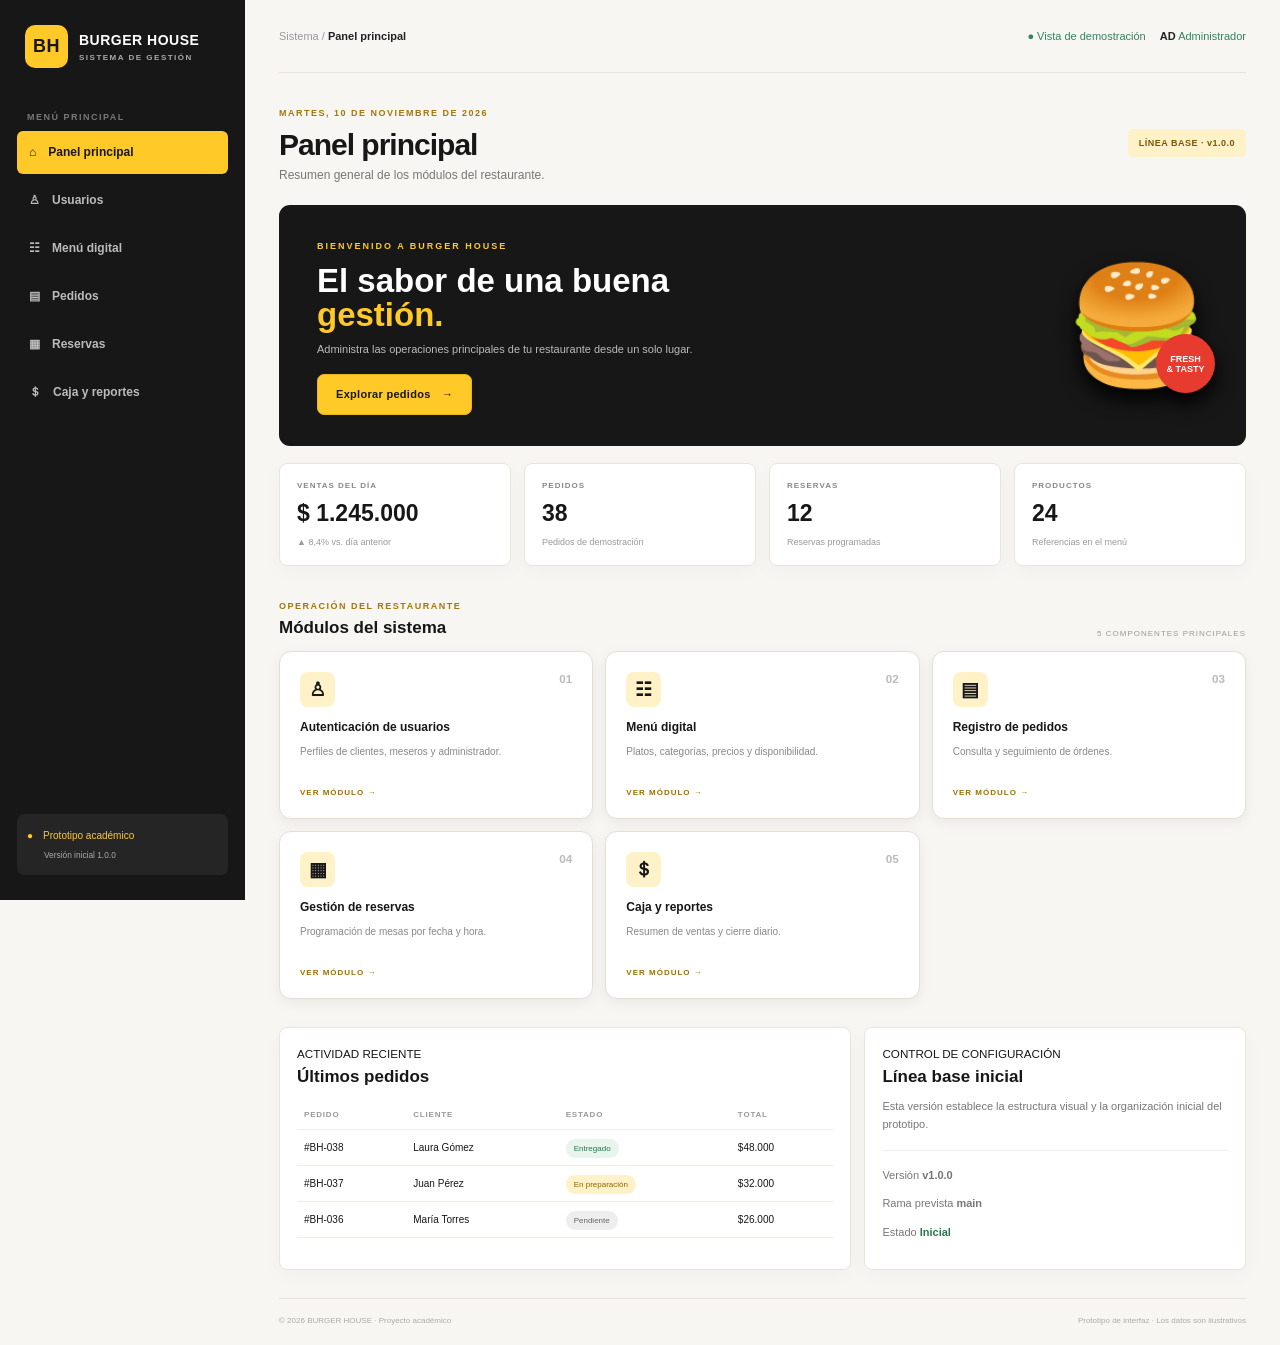
<file: index.html>
<!DOCTYPE html>
<html lang="es">

<head>
    <meta charset="UTF-8">
    <meta name="viewport" content="width=device-width, initial-scale=1">
    <meta http-equiv="Content-Security-Policy"
        content="default-src 'self'; script-src 'self'; style-src 'self'; img-src 'self' data:; font-src 'self'; connect-src 'self'; object-src 'none'; base-uri 'self'; form-action 'self'">
    <title>BURGER HOUSE | Panel</title>
    <link rel="stylesheet" href="css/styles.css">
</head>

<body>
    <div class="shell">
        <aside class="sidebar"><a class="brand" href="index.html"><b class="logo">BH</b><span>BURGER HOUSE<small>SISTEMA
                        DE GESTIÓN</small></span></a>
            <p class="nav-title">MENÚ PRINCIPAL</p>
            <nav><a class="active" href="index.html">⌂　Panel principal</a><a href="pages/usuarios.html">♙　Usuarios</a><a
                    href="pages/menu.html">☷　Menú digital</a><a href="pages/pedidos.html">▤　Pedidos</a><a
                    href="pages/reservas.html">▦　Reservas</a><a href="pages/caja.html">＄　Caja y reportes</a></nav>
            <div class="side-bottom">●　Prototipo académico<small>Versión inicial 1.0.0</small></div>
        </aside>
        <main>
            <header class="top"><span>Sistema / <b>Panel principal</b></span><span class="user">● Vista de demostración　
                    <b>AD</b> Administrador</span></header>
            <section class="heading">
                <div><small>MARTES, 10 DE NOVIEMBRE DE 2026</small>
                    <h1>Panel principal</h1>
                    <p>Resumen general de los módulos del restaurante.</p>
                </div><label class="version">LÍNEA BASE · v1.0.0</label>
            </section>
            <section class="hero">
                <div><small>BIENVENIDO A BURGER HOUSE</small>
                    <h2>El sabor de una buena<br><em>gestión.</em></h2>
                    <p>Administra las operaciones principales de tu restaurante desde un solo lugar.</p><a class="btn"
                        href="pages/pedidos.html">Explorar pedidos　→</a>
                </div>
                <div class="burger">🍔<span>FRESH<br>& TASTY</span></div>
            </section>
            <section class="stats">
                <article><small>VENTAS DEL DÍA</small><strong>$ 1.245.000</strong><label>▲ 8,4% vs. día anterior</label>
                </article>
                <article><small>PEDIDOS</small><strong>38</strong><label>Pedidos de demostración</label></article>
                <article><small>RESERVAS</small><strong>12</strong><label>Reservas programadas</label></article>
                <article><small>PRODUCTOS</small><strong>24</strong><label>Referencias en el menú</label></article>
            </section>
            <section class="section">
                <div class="section-title">
                    <div><small>OPERACIÓN DEL RESTAURANTE</small>
                        <h2>Módulos del sistema</h2>
                    </div><span>5 COMPONENTES PRINCIPALES</span>
                </div>
                <div class="modules"><a href="pages/usuarios.html"><b>♙</b><small>01</small>
                        <h3>Autenticación de usuarios</h3>
                        <p>Perfiles de clientes, meseros y administrador.</p><strong>VER MÓDULO →</strong>
                    </a><a href="pages/menu.html"><b>☷</b><small>02</small>
                        <h3>Menú digital</h3>
                        <p>Platos, categorías, precios y disponibilidad.</p><strong>VER MÓDULO →</strong>
                    </a><a href="pages/pedidos.html"><b>▤</b><small>03</small>
                        <h3>Registro de pedidos</h3>
                        <p>Consulta y seguimiento de órdenes.</p><strong>VER MÓDULO →</strong>
                    </a><a href="pages/reservas.html"><b>▦</b><small>04</small>
                        <h3>Gestión de reservas</h3>
                        <p>Programación de mesas por fecha y hora.</p><strong>VER MÓDULO →</strong>
                    </a><a href="pages/caja.html"><b>＄</b><small>05</small>
                        <h3>Caja y reportes</h3>
                        <p>Resumen de ventas y cierre diario.</p><strong>VER MÓDULO →</strong>
                    </a></div>
            </section>
            <section class="bottom">
                <article><small>ACTIVIDAD RECIENTE</small>
                    <h2>Últimos pedidos</h2>
                    <table>
                        <tr>
                            <th>PEDIDO</th>
                            <th>CLIENTE</th>
                            <th>ESTADO</th>
                            <th>TOTAL</th>
                        </tr>
                        <tr>
                            <td>#BH-038</td>
                            <td>Laura Gómez</td>
                            <td><i class="green">Entregado</i></td>
                            <td>$48.000</td>
                        </tr>
                        <tr>
                            <td>#BH-037</td>
                            <td>Juan Pérez</td>
                            <td><i class="yellow">En preparación</i></td>
                            <td>$32.000</td>
                        </tr>
                        <tr>
                            <td>#BH-036</td>
                            <td>María Torres</td>
                            <td><i>Pendiente</i></td>
                            <td>$26.000</td>
                        </tr>
                    </table>
                </article>
                <article><small>CONTROL DE CONFIGURACIÓN</small>
                    <h2>Línea base inicial</h2>
                    <p>Esta versión establece la estructura visual y la organización inicial del prototipo.</p>
                    <hr>
                    <p>Versión <b>v1.0.0</b></p>
                    <p>Rama prevista <b>main</b></p>
                    <p>Estado <b class="green-text">Inicial</b></p>
                </article>
            </section>
            <footer>© 2026 BURGER HOUSE · Proyecto académico <span>Prototipo de interfaz · Los datos son
                    ilustrativos</span></footer>
        </main>
    </div>
</body>

</html>
</file>
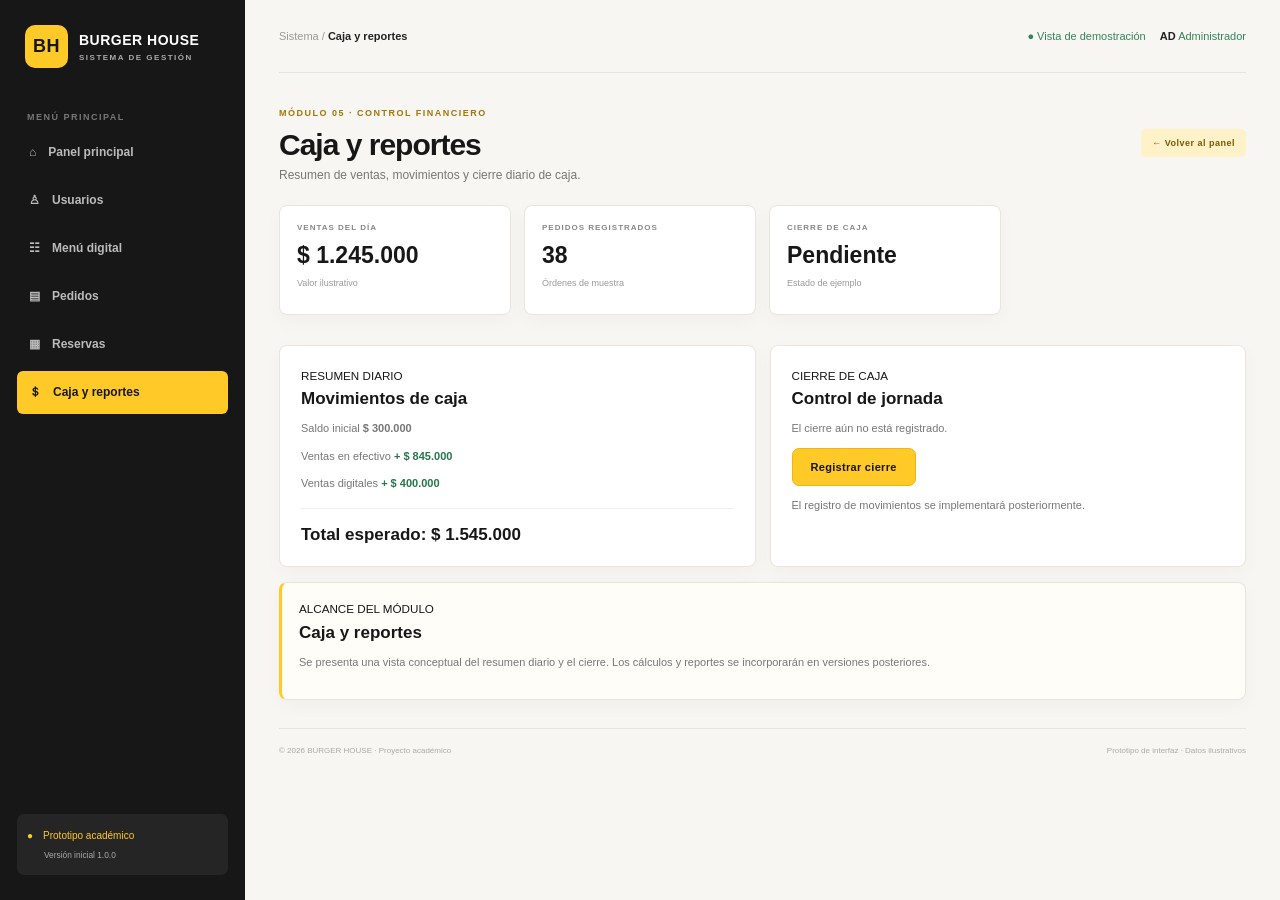
<file: pages/caja.html>
<!DOCTYPE html>
<html lang="es">

<head>
    <meta charset="UTF-8">
    <meta name="viewport" content="width=device-width, initial-scale=1">
    <meta http-equiv="Content-Security-Policy"
        content="default-src 'self'; script-src 'self'; style-src 'self'; img-src 'self' data:; font-src 'self'; connect-src 'self'; object-src 'none'; base-uri 'self'; form-action 'self'">
    <title>Caja y reportes | BURGER HOUSE</title>
    <link rel="stylesheet" href="../css/styles.css">
</head>

<body>
    <div class="shell">
        <aside class="sidebar"><a class="brand" href="../index.html"><b class="logo">BH</b><span>BURGER
                    HOUSE<small>SISTEMA DE GESTIÓN</small></span></a>
            <p class="nav-title">MENÚ PRINCIPAL</p>
            <nav><a href="../index.html">⌂　Panel principal</a><a class="" href="usuarios.html">♙　Usuarios</a><a class=""
                    href="menu.html">☷　Menú digital</a><a class="" href="pedidos.html">▤　Pedidos</a><a class=""
                    href="reservas.html">▦　Reservas</a><a class="active" href="caja.html">＄　Caja y reportes</a></nav>
            <div class="side-bottom">●　Prototipo académico<small>Versión inicial 1.0.0</small></div>
        </aside>
        <main>
            <header class="top"><span>Sistema / <b>Caja y reportes</b></span><span class="user">● Vista de demostración　
                    <b>AD</b> Administrador</span></header>
            <section class="heading">
                <div><small>MÓDULO 05 · CONTROL FINANCIERO</small>
                    <h1>Caja y reportes</h1>
                    <p>Resumen de ventas, movimientos y cierre diario de caja.</p>
                </div><a class="back" href="../index.html">← Volver al panel</a>
            </section>
            <div class="stats">
                <article><small>VENTAS DEL DÍA</small><strong>$ 1.245.000</strong>
                    <p>Valor ilustrativo</p>
                </article>
                <article><small>PEDIDOS REGISTRADOS</small><strong>38</strong>
                    <p>Órdenes de muestra</p>
                </article>
                <article><small>CIERRE DE CAJA</small><strong>Pendiente</strong>
                    <p>Estado de ejemplo</p>
                </article>
            </div>
            <div class="cols">
                <article><small>RESUMEN DIARIO</small>
                    <h2>Movimientos de caja</h2>
                    <p>Saldo inicial <b>$ 300.000</b></p>
                    <p>Ventas en efectivo <b class="green-text">+ $ 845.000</b></p>
                    <p>Ventas digitales <b class="green-text">+ $ 400.000</b></p>
                    <hr>
                    <h2>Total esperado: $ 1.545.000</h2>
                </article>
                <article><small>CIERRE DE CAJA</small>
                    <h2>Control de jornada</h2>
                    <p>El cierre aún no está registrado.</p><button disabled>Registrar cierre</button>
                    <p class="hint">El registro de movimientos se implementará posteriormente.</p>
                </article>
            </div>
            <article class="info"><small>ALCANCE DEL MÓDULO</small>
                <h2>Caja y reportes</h2>
                <p>Se presenta una vista conceptual del resumen diario y el cierre. Los cálculos y reportes se
                    incorporarán en versiones posteriores.</p>
            </article>
            <footer>© 2026 BURGER HOUSE · Proyecto académico <span>Prototipo de interfaz · Datos ilustrativos</span>
            </footer>
        </main>
    </div>
</body>

</html>
</file>
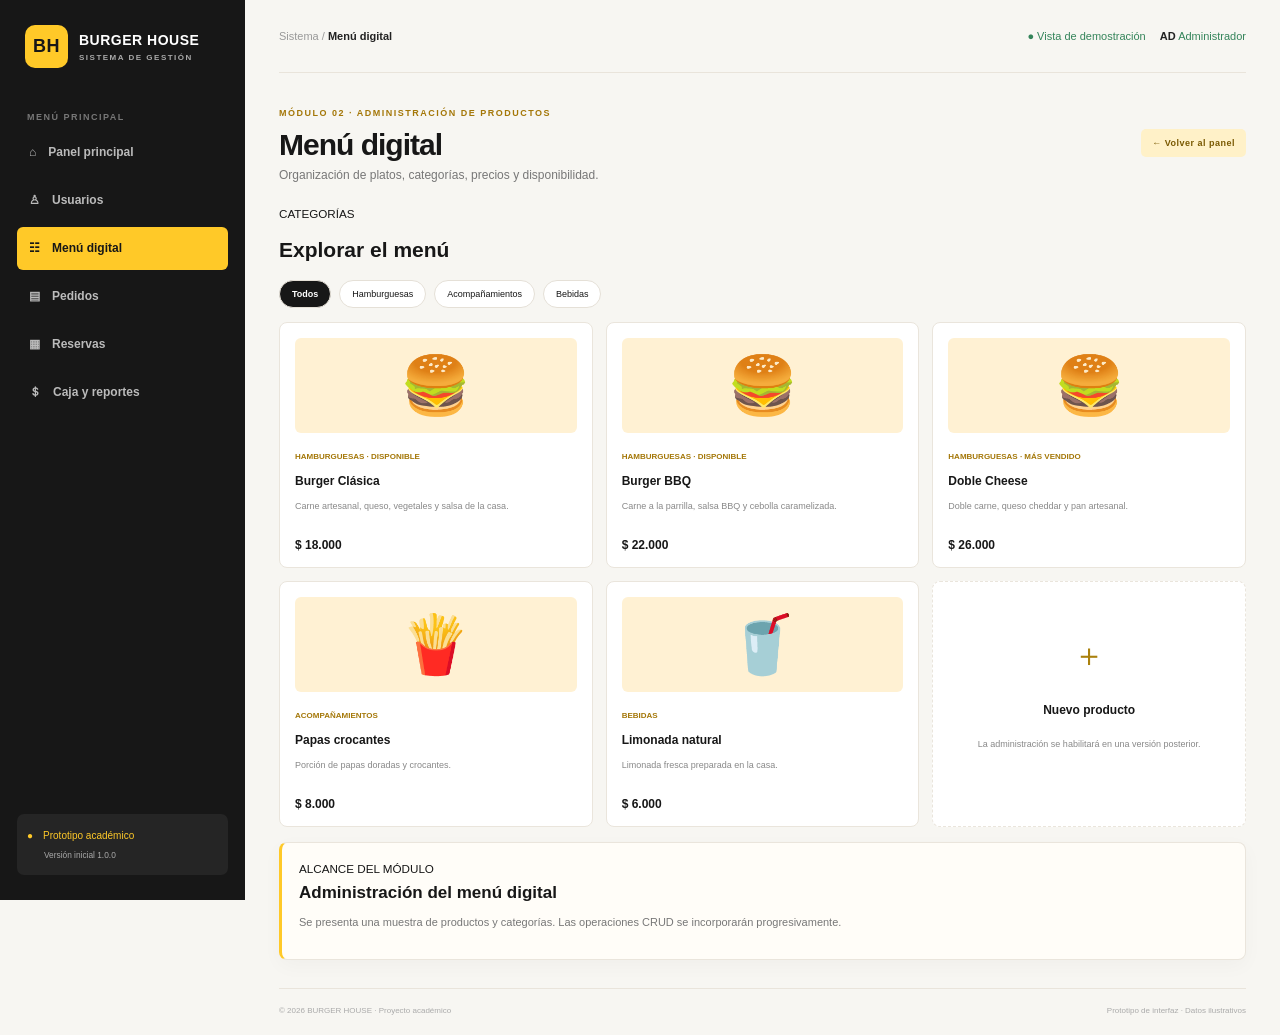
<file: pages/menu.html>
<!DOCTYPE html>
<html lang="es">

<head>
    <meta charset="UTF-8">
    <meta name="viewport" content="width=device-width, initial-scale=1">
    <meta http-equiv="Content-Security-Policy"
        content="default-src 'self'; script-src 'self'; style-src 'self'; img-src 'self' data:; font-src 'self'; connect-src 'self'; object-src 'none'; base-uri 'self'; form-action 'self'">
    <title>Menú digital | BURGER HOUSE</title>
    <link rel="stylesheet" href="../css/styles.css">
</head>

<body>
    <div class="shell">
        <aside class="sidebar"><a class="brand" href="../index.html"><b class="logo">BH</b><span>BURGER
                    HOUSE<small>SISTEMA DE GESTIÓN</small></span></a>
            <p class="nav-title">MENÚ PRINCIPAL</p>
            <nav><a href="../index.html">⌂　Panel principal</a><a class="" href="usuarios.html">♙　Usuarios</a><a
                    class="active" href="menu.html">☷　Menú digital</a><a class="" href="pedidos.html">▤　Pedidos</a><a
                    class="" href="reservas.html">▦　Reservas</a><a class="" href="caja.html">＄　Caja y reportes</a></nav>
            <div class="side-bottom">●　Prototipo académico<small>Versión inicial 1.0.0</small></div>
        </aside>
        <main>
            <header class="top"><span>Sistema / <b>Menú digital</b></span><span class="user">● Vista de demostración　
                    <b>AD</b> Administrador</span></header>
            <section class="heading">
                <div><small>MÓDULO 02 · ADMINISTRACIÓN DE PRODUCTOS</small>
                    <h1>Menú digital</h1>
                    <p>Organización de platos, categorías, precios y disponibilidad.</p>
                </div><a class="back" href="../index.html">← Volver al panel</a>
            </section><small>CATEGORÍAS</small>
            <h2>Explorar el menú</h2>
            <div class="chips"><b>Todos</b><span>Hamburguesas</span><span>Acompañamientos</span><span>Bebidas</span>
            </div>
            <div class="foods">
                <article>
                    <div>🍔</div><small>HAMBURGUESAS · DISPONIBLE</small>
                    <h3>Burger Clásica</h3>
                    <p>Carne artesanal, queso, vegetales y salsa de la casa.</p><b>$ 18.000</b>
                </article>
                <article>
                    <div>🍔</div><small>HAMBURGUESAS · DISPONIBLE</small>
                    <h3>Burger BBQ</h3>
                    <p>Carne a la parrilla, salsa BBQ y cebolla caramelizada.</p><b>$ 22.000</b>
                </article>
                <article>
                    <div>🍔</div><small>HAMBURGUESAS · MÁS VENDIDO</small>
                    <h3>Doble Cheese</h3>
                    <p>Doble carne, queso cheddar y pan artesanal.</p><b>$ 26.000</b>
                </article>
                <article>
                    <div>🍟</div><small>ACOMPAÑAMIENTOS</small>
                    <h3>Papas crocantes</h3>
                    <p>Porción de papas doradas y crocantes.</p><b>$ 8.000</b>
                </article>
                <article>
                    <div>🥤</div><small>BEBIDAS</small>
                    <h3>Limonada natural</h3>
                    <p>Limonada fresca preparada en la casa.</p><b>$ 6.000</b>
                </article>
                <article class="add">
                    <div>＋</div>
                    <h3>Nuevo producto</h3>
                    <p>La administración se habilitará en una versión posterior.</p>
                </article>
            </div>
            <article class="info"><small>ALCANCE DEL MÓDULO</small>
                <h2>Administración del menú digital</h2>
                <p>Se presenta una muestra de productos y categorías. Las operaciones CRUD se incorporarán
                    progresivamente.</p>
            </article>
            <footer>© 2026 BURGER HOUSE · Proyecto académico <span>Prototipo de interfaz · Datos ilustrativos</span>
            </footer>
        </main>
    </div>
</body>

</html>
</file>
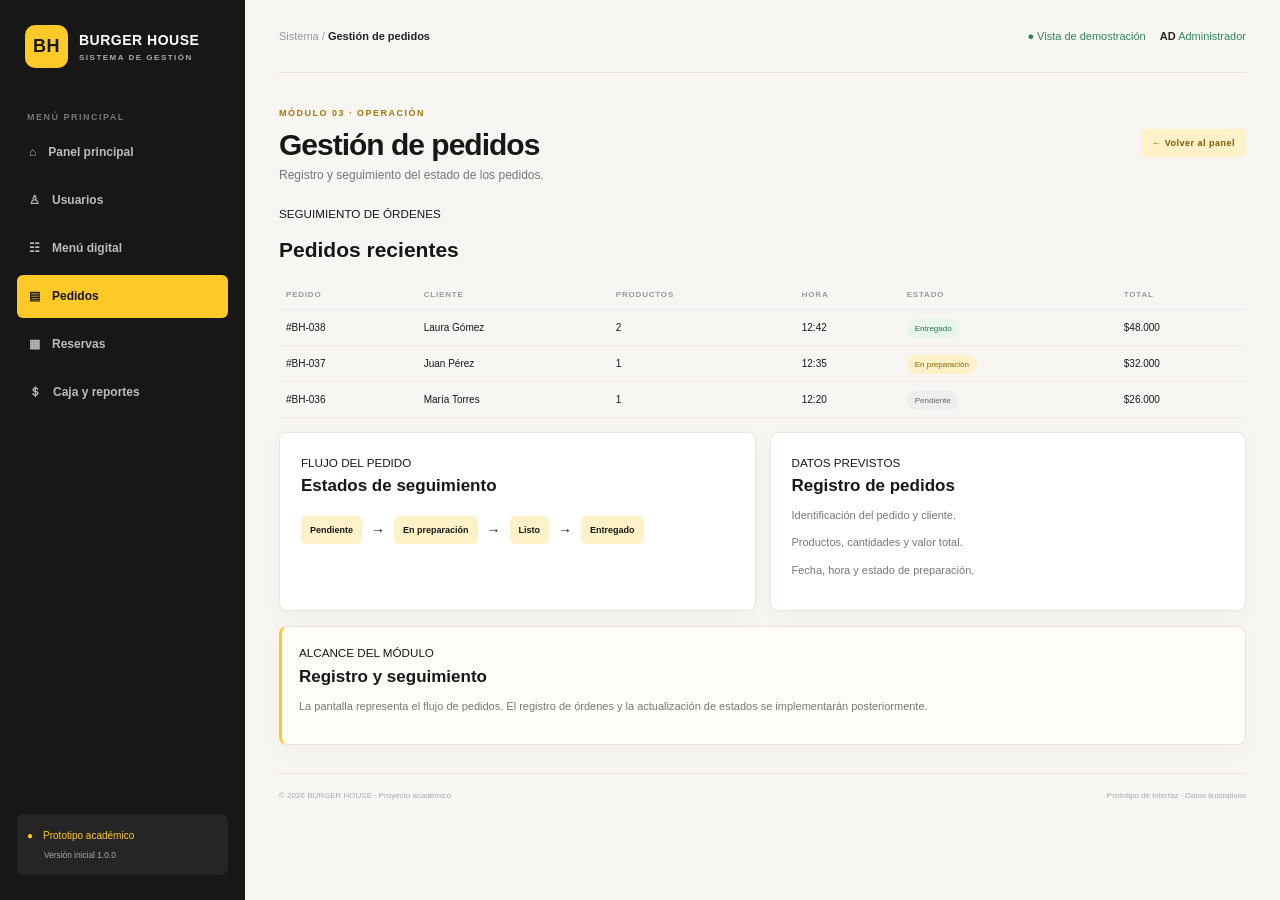
<file: pages/pedidos.html>
<!DOCTYPE html>
<html lang="es">

<head>
    <meta charset="UTF-8">
    <meta name="viewport" content="width=device-width, initial-scale=1">
    <meta http-equiv="Content-Security-Policy"
        content="default-src 'self'; script-src 'self'; style-src 'self'; img-src 'self' data:; font-src 'self'; connect-src 'self'; object-src 'none'; base-uri 'self'; form-action 'self'">
    <title>Gestión de pedidos | BURGER HOUSE</title>
    <link rel="stylesheet" href="../css/styles.css">
</head>

<body>
    <div class="shell">
        <aside class="sidebar"><a class="brand" href="../index.html"><b class="logo">BH</b><span>BURGER
                    HOUSE<small>SISTEMA DE GESTIÓN</small></span></a>
            <p class="nav-title">MENÚ PRINCIPAL</p>
            <nav><a href="../index.html">⌂　Panel principal</a><a class="" href="usuarios.html">♙　Usuarios</a><a class=""
                    href="menu.html">☷　Menú digital</a><a class="active" href="pedidos.html">▤　Pedidos</a><a class=""
                    href="reservas.html">▦　Reservas</a><a class="" href="caja.html">＄　Caja y reportes</a></nav>
            <div class="side-bottom">●　Prototipo académico<small>Versión inicial 1.0.0</small></div>
        </aside>
        <main>
            <header class="top"><span>Sistema / <b>Gestión de pedidos</b></span><span class="user">● Vista de
                    demostración　 <b>AD</b> Administrador</span></header>
            <section class="heading">
                <div><small>MÓDULO 03 · OPERACIÓN</small>
                    <h1>Gestión de pedidos</h1>
                    <p>Registro y seguimiento del estado de los pedidos.</p>
                </div><a class="back" href="../index.html">← Volver al panel</a>
            </section>
            <article><small>SEGUIMIENTO DE ÓRDENES</small>
                <h2>Pedidos recientes</h2>
                <table>
                    <tr>
                        <th>PEDIDO</th>
                        <th>CLIENTE</th>
                        <th>PRODUCTOS</th>
                        <th>HORA</th>
                        <th>ESTADO</th>
                        <th>TOTAL</th>
                    </tr>
                    <tr>
                        <td>#BH-038</td>
                        <td>Laura Gómez</td>
                        <td>2</td>
                        <td>12:42</td>
                        <td><i class="green">Entregado</i></td>
                        <td>$48.000</td>
                    </tr>
                    <tr>
                        <td>#BH-037</td>
                        <td>Juan Pérez</td>
                        <td>1</td>
                        <td>12:35</td>
                        <td><i class="yellow">En preparación</i></td>
                        <td>$32.000</td>
                    </tr>
                    <tr>
                        <td>#BH-036</td>
                        <td>María Torres</td>
                        <td>1</td>
                        <td>12:20</td>
                        <td><i>Pendiente</i></td>
                        <td>$26.000</td>
                    </tr>
                </table>
            </article>
            <div class="cols">
                <article><small>FLUJO DEL PEDIDO</small>
                    <h2>Estados de seguimiento</h2>
                    <div class="flow"><b>Pendiente</b> → <b>En preparación</b> → <b>Listo</b> → <b>Entregado</b></div>
                </article>
                <article><small>DATOS PREVISTOS</small>
                    <h2>Registro de pedidos</h2>
                    <p>Identificación del pedido y cliente.</p>
                    <p>Productos, cantidades y valor total.</p>
                    <p>Fecha, hora y estado de preparación.</p>
                </article>
            </div>
            <article class="info"><small>ALCANCE DEL MÓDULO</small>
                <h2>Registro y seguimiento</h2>
                <p>La pantalla representa el flujo de pedidos. El registro de órdenes y la actualización de estados se
                    implementarán posteriormente.</p>
            </article>
            <footer>© 2026 BURGER HOUSE · Proyecto académico <span>Prototipo de interfaz · Datos ilustrativos</span>
            </footer>
        </main>
    </div>
</body>

</html>
</file>
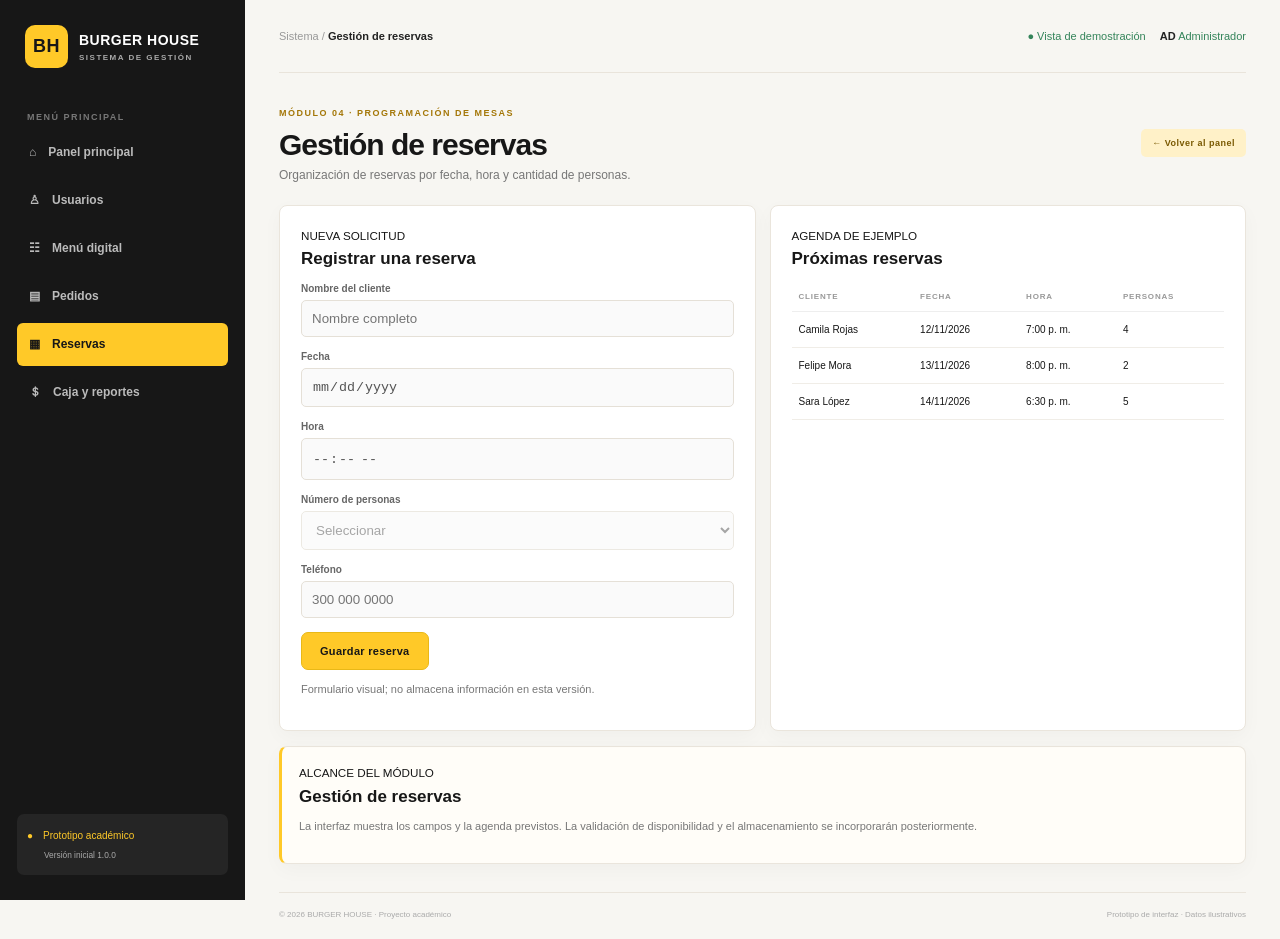
<file: pages/reservas.html>
<!DOCTYPE html>
<html lang="es">

<head>
    <meta charset="UTF-8">
    <meta name="viewport" content="width=device-width, initial-scale=1">
    <meta http-equiv="Content-Security-Policy"
        content="default-src 'self'; script-src 'self'; style-src 'self'; img-src 'self' data:; font-src 'self'; connect-src 'self'; object-src 'none'; base-uri 'self'; form-action 'self'">
    <title>Gestión de reservas | BURGER HOUSE</title>
    <link rel="stylesheet" href="../css/styles.css">
</head>

<body>
    <div class="shell">
        <aside class="sidebar"><a class="brand" href="../index.html"><b class="logo">BH</b><span>BURGER
                    HOUSE<small>SISTEMA DE GESTIÓN</small></span></a>
            <p class="nav-title">MENÚ PRINCIPAL</p>
            <nav><a href="../index.html">⌂　Panel principal</a><a class="" href="usuarios.html">♙　Usuarios</a><a class=""
                    href="menu.html">☷　Menú digital</a><a class="" href="pedidos.html">▤　Pedidos</a><a class="active"
                    href="reservas.html">▦　Reservas</a><a class="" href="caja.html">＄　Caja y reportes</a></nav>
            <div class="side-bottom">●　Prototipo académico<small>Versión inicial 1.0.0</small></div>
        </aside>
        <main>
            <header class="top"><span>Sistema / <b>Gestión de reservas</b></span><span class="user">● Vista de
                    demostración　 <b>AD</b> Administrador</span></header>
            <section class="heading">
                <div><small>MÓDULO 04 · PROGRAMACIÓN DE MESAS</small>
                    <h1>Gestión de reservas</h1>
                    <p>Organización de reservas por fecha, hora y cantidad de personas.</p>
                </div><a class="back" href="../index.html">← Volver al panel</a>
            </section>
            <div class="cols">
                <article><small>NUEVA SOLICITUD</small>
                    <h2>Registrar una reserva</h2><label>Nombre del cliente<input placeholder="Nombre completo"
                            disabled></label><label>Fecha<input type="date" disabled></label><label>Hora<input
                            type="time" disabled></label><label>Número de personas<select disabled>
                            <option>Seleccionar</option>
                        </select></label><label>Teléfono<input placeholder="300 000 0000" disabled></label><button
                        disabled>Guardar reserva</button>
                    <p class="hint">Formulario visual; no almacena información en esta versión.</p>
                </article>
                <article><small>AGENDA DE EJEMPLO</small>
                    <h2>Próximas reservas</h2>
                    <table>
                        <tr>
                            <th>CLIENTE</th>
                            <th>FECHA</th>
                            <th>HORA</th>
                            <th>PERSONAS</th>
                        </tr>
                        <tr>
                            <td>Camila Rojas</td>
                            <td>12/11/2026</td>
                            <td>7:00 p. m.</td>
                            <td>4</td>
                        </tr>
                        <tr>
                            <td>Felipe Mora</td>
                            <td>13/11/2026</td>
                            <td>8:00 p. m.</td>
                            <td>2</td>
                        </tr>
                        <tr>
                            <td>Sara López</td>
                            <td>14/11/2026</td>
                            <td>6:30 p. m.</td>
                            <td>5</td>
                        </tr>
                    </table>
                </article>
            </div>
            <article class="info"><small>ALCANCE DEL MÓDULO</small>
                <h2>Gestión de reservas</h2>
                <p>La interfaz muestra los campos y la agenda previstos. La validación de disponibilidad y el
                    almacenamiento se incorporarán posteriormente.</p>
            </article>
            <footer>© 2026 BURGER HOUSE · Proyecto académico <span>Prototipo de interfaz · Datos ilustrativos</span>
            </footer>
        </main>
    </div>
</body>

</html>
</file>
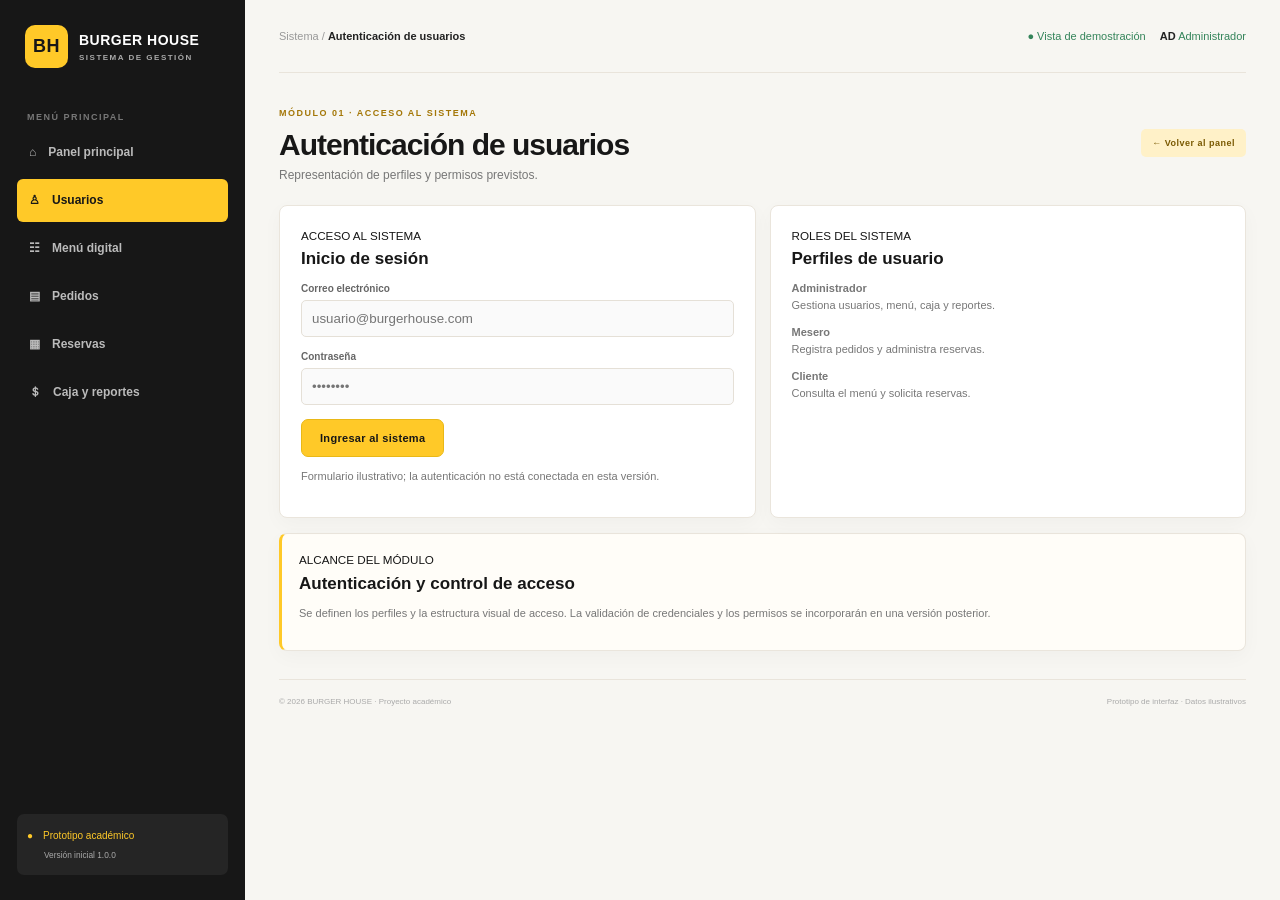
<file: pages/usuarios.html>
<!DOCTYPE html>
<html lang="es">

<head>
    <meta charset="UTF-8">
    <meta name="viewport" content="width=device-width, initial-scale=1">
    <meta http-equiv="Content-Security-Policy"
        content="default-src 'self'; script-src 'self'; style-src 'self'; img-src 'self' data:; font-src 'self'; connect-src 'self'; object-src 'none'; base-uri 'self'; form-action 'self'">
    <title>Autenticación de usuarios | BURGER HOUSE</title>
    <link rel="stylesheet" href="../css/styles.css">
</head>

<body>
    <div class="shell">
        <aside class="sidebar"><a class="brand" href="../index.html"><b class="logo">BH</b><span>BURGER
                    HOUSE<small>SISTEMA DE GESTIÓN</small></span></a>
            <p class="nav-title">MENÚ PRINCIPAL</p>
            <nav><a href="../index.html">⌂　Panel principal</a><a class="active" href="usuarios.html">♙　Usuarios</a><a
                    class="" href="menu.html">☷　Menú digital</a><a class="" href="pedidos.html">▤　Pedidos</a><a class=""
                    href="reservas.html">▦　Reservas</a><a class="" href="caja.html">＄　Caja y reportes</a></nav>
            <div class="side-bottom">●　Prototipo académico<small>Versión inicial 1.0.0</small></div>
        </aside>
        <main>
            <header class="top"><span>Sistema / <b>Autenticación de usuarios</b></span><span class="user">● Vista de
                    demostración　 <b>AD</b> Administrador</span></header>
            <section class="heading">
                <div><small>MÓDULO 01 · ACCESO AL SISTEMA</small>
                    <h1>Autenticación de usuarios</h1>
                    <p>Representación de perfiles y permisos previstos.</p>
                </div><a class="back" href="../index.html">← Volver al panel</a>
            </section>
            <div class="cols">
                <article><small>ACCESO AL SISTEMA</small>
                    <h2>Inicio de sesión</h2><label>Correo electrónico<input placeholder="usuario@burgerhouse.com"
                            disabled></label><label>Contraseña<input placeholder="••••••••" disabled></label><button
                        disabled>Ingresar al sistema</button>
                    <p class="hint">Formulario ilustrativo; la autenticación no está conectada en esta versión.</p>
                </article>
                <article><small>ROLES DEL SISTEMA</small>
                    <h2>Perfiles de usuario</h2>
                    <p><b>Administrador</b><br>Gestiona usuarios, menú, caja y reportes.</p>
                    <p><b>Mesero</b><br>Registra pedidos y administra reservas.</p>
                    <p><b>Cliente</b><br>Consulta el menú y solicita reservas.</p>
                </article>
            </div>
            <article class="info"><small>ALCANCE DEL MÓDULO</small>
                <h2>Autenticación y control de acceso</h2>
                <p>Se definen los perfiles y la estructura visual de acceso. La validación de credenciales y los
                    permisos se incorporarán en una versión posterior.</p>
            </article>
            <footer>© 2026 BURGER HOUSE · Proyecto académico <span>Prototipo de interfaz · Datos ilustrativos</span>
            </footer>
        </main>
    </div>
</body>

</html>
</file>
<file: css/styles.css>
/* =========================================
   1. CONFIGURACIÓN GENERAL
========================================= */

* {
    box-sizing: border-box;
}

body {
    margin: 0;
    background: #f7f6f2;
    color: #171717;
    font: 14px 'Inter', 'Segoe UI', Arial, sans-serif;
}

.shell {
    min-height: 100vh;
}

/* =========================================
   2. BARRA LATERAL Y MARCA
========================================= */

.sidebar {
    position: fixed;
    inset: 0 auto 0 0;
    width: 245px;
    background: #171717;
    color: #fff;
    padding: 25px 17px;
    display: flex;
    flex-direction: column;
}

.brand {
    display: flex;
    align-items: center;
    gap: 11px;
    color: white;
    text-decoration: none;
    padding: 0 8px 35px;
    font-size: 14px;
    font-weight: 900;
    letter-spacing: .5px;
}

.logo {
    display: grid;
    place-items: center;
    width: 43px;
    height: 43px;
    background: #ffc928;
    color: #171717;
    border-radius: 10px;
    font-size: 18px;
}

.brand small {
    display: block;
    color: #aaa;
    font-size: 8px;
    letter-spacing: 1.5px;
    margin-top: 5px;
}

.nav-title {
    color: #777;
    font-size: 9px;
    font-weight: bold;
    letter-spacing: 1.5px;
    padding: 0 10px;
}

.sidebar nav {
    display: grid;
    gap: 5px;
}

.sidebar nav a {
    padding: 13px 12px;
    border-radius: 6px;
    color: #bbb;
    text-decoration: none;
    font-size: 12px;
    font-weight: bold;
}

.sidebar nav a:hover {
    background: #292929;
    color: #fff;
}

.sidebar nav a.active {
    background: #ffc928;
    color: #171717;
}

.side-bottom {
    margin-top: auto;
    padding: 15px 10px;
    background: #252525;
    border-radius: 7px;
    color: #ffc928;
    font-size: 10px;
}

.side-bottom small {
    display: block;
    color: #aaa;
    margin: 7px 0 0 17px;
}

/* =========================================
   3. CONTENIDO PRINCIPAL
========================================= */

.main {
    margin-left: 245px;
}

main {
    margin-left: 245px;
    padding: 0 34px 20px;
    max-width: 1700px;
}

.top {
    height: 73px;
    display: flex;
    align-items: center;
    justify-content: space-between;
    border-bottom: 1px solid #e9e4db;
    margin-bottom: 30px;
    color: #999;
    font-size: 11px;
}

.top b {
    color: #222;
}

.user {
    color: #34845a;
}

/* =========================================
   4. ENCABEZADOS
========================================= */

.heading {
    display: flex;
    justify-content: space-between;
    align-items: center;
    margin-bottom: 23px;
}

.heading small,
section > small,
.section-title small {
    color: #a47708;
    font-size: 9px;
    font-weight: 900;
    letter-spacing: 1.5px;
}

.heading h1 {
    font-size: 30px;
    font-weight: 800;
    line-height: 1.2;
    margin: 8px 0 5px;
    letter-spacing: -1px;
    color: #171717;
}


.heading p {
    margin: 0;
    color: #777;
    font-size: 12px;
}

.version,
.back {
    font-size: 9px;
    font-weight: bold;
    letter-spacing: .5px;
    background: #fff1c8;
    color: #795800;
    padding: 9px 11px;
    border-radius: 5px;
    text-decoration: none;
}

/* =========================================
   5. SECCIÓN PRINCIPAL / HERO
========================================= */

.hero {
    background: #171717;
    color: #fff;
    border-radius: 11px;
    padding: 31px 38px;
    display: flex;
    justify-content: space-between;
    align-items: center;
    min-height: 215px;
    overflow: hidden;
}

.hero small {
    color: #ffc928;
    font-size: 9px;
    letter-spacing: 2px;
    font-weight: bold;
}

.hero h2 {
    font-size: 33px;
    line-height: 1.02;
    margin: 12px 0;
}

.hero em {
    font-style: normal;
    color: #ffc928;
}

.hero p {
    color: #bbb;
    font-size: 11px;
    margin-bottom: 19px;
}

.btn,
button {
    display: inline-block;
    background: #ffc928;
    color: #171717;
    border: 1px solid #e9b817;
    border-radius: 7px;
    padding: 12px 18px;
    text-decoration: none;
    font-size: 11px;
    font-weight: 700;
    letter-spacing: .3px;
    cursor: pointer;
    transition: background .2s ease, transform .2s ease,
                box-shadow .2s ease;
}

.btn:hover,
button:hover {
    background: #ffda62;
    transform: translateY(-2px);
    box-shadow: 0 4px 10px rgba(0, 0, 0, .12);
}


.burger {
    font-size: 115px;
    position: relative;
    filter: drop-shadow(0 10px 10px #000);
}

.burger span {
    position: absolute;
    right: -7px;
    bottom: 0;
    background: #e63b2e;
    border-radius: 50%;
    width: 59px;
    height: 59px;
    display: grid;
    place-content: center;
    text-align: center;
    font-size: 9px;
    font-weight: bold;
    filter: none;
}

/* =========================================
   6. TARJETAS Y ESTADÍSTICAS
========================================= */

.stats {
    display: grid;
    grid-template-columns: repeat(4, 1fr);
    gap: 13px;
    margin: 17px 0 30px;
}

.stats article,
.bottom article,
.cols article,
.info {
    background: white;
    border: 1px solid #eae5dc;
    border-radius: 8px;
    padding: 17px;
    box-shadow: 0 6px 20px #20180d08;
}

.stats small {
    display: block;
    color: #888;
    font-size: 8px;
    font-weight: bold;
    letter-spacing: 1px;
}

.stats strong {
    display: block;
    font-size: 23px;
    margin: 10px 0 5px;
}

.stats label,
.stats p {
    color: #999;
    font-size: 9px;
}

/* =========================================
   7. SECCIONES Y MÓDULOS
========================================= */

.section {
    margin: 28px 0;
}

.section-title {
    display: flex;
    justify-content: space-between;
    align-items: end;
    margin-bottom: 13px;
}

.section-title h2,
.bottom h2,
.cols h2,
.info h2 {
    font-size: 17px;
    margin: 6px 0 0;
}

.section-title > span {
    font-size: 8px;
    color: #999;
    letter-spacing: 1px;
}

.modules {
    display: grid;
    grid-template-columns: repeat(3, 1fr);
    gap: 12px;
}

.modules a {
    background: #ffffff;
    border: 1px solid #e5dfd3;
    border-radius: 12px;
    padding: 20px;
    text-decoration: none;
    color: #171717;
    box-shadow: 0 4px 14px rgba(32, 24, 13, .06);
    transition: transform .2s ease,
                box-shadow .2s ease,
                border-color .2s ease;
}

.modules a:hover {
    border-color: #ffc928;
    transform: translateY(-4px);
    box-shadow: 0 9px 22px rgba(32, 24, 13, .12);
}

.modules a > b {
    display: inline-grid;
    place-items: center;
    width: 35px;
    height: 35px;
    background: #fff1c8;
    border-radius: 8px;
    font-size: 19px;
}

.modules a > small {
    float: right;
    color: #bbb;
    font-weight: bold;
}

.modules h3 {
    font-size: 12px;
    margin: 13px 0 6px;
}

.modules p {
    font-size: 10px;
    color: #888;
    min-height: 28px;
    line-height: 1.5;
}

.modules strong {
    font-size: 8px;
    letter-spacing: 1px;
    color: #997000;
}

/* =========================================
   8. TABLAS Y ACTIVIDAD
========================================= */

.bottom {
    display: grid;
    grid-template-columns: 1.5fr 1fr;
    gap: 13px;
    margin: 28px 0;
}

.bottom p,
.info p {
    font-size: 11px;
    line-height: 1.6;
    color: #777;
}

.bottom table,
table {
    width: 100%;
    border-collapse: collapse;
    margin-top: 13px;
}

th {
    text-align: left;
    color: #999;
    font-size: 8px;
    letter-spacing: .8px;
    padding: 10px 7px;
    border-bottom: 1px solid #eee;
}

td {
    font-size: 10px;
    padding: 12px 7px;
    border-bottom: 1px solid #f0ede7;
}

i {
    font-style: normal;
    background: #eee;
    color: #666;
    padding: 5px 8px;
    border-radius: 20px;
    font-size: 8px;
}

.green {
    background: #e7f5ec;
    color: #26774b;
}

.yellow {
    background: #fff2c8;
    color: #8c6500;
}

.green-text {
    color: #26774b;
}

/* =========================================
   9. INFORMACIÓN Y FORMULARIOS
========================================= */

.info {
    margin-top: 15px;
    background: #fffdf8;
    border-left: 3px solid #ffc928;
}

.info h2 {
    margin-top: 7px;
}

.cols {
    display: grid;
    grid-template-columns: 1fr 1fr;
    gap: 14px;
    margin: 14px 0;
}

.cols article {
    padding: 21px;
}

.cols p {
    font-size: 11px;
    color: #777;
    line-height: 1.5;
}

.cols label {
    display: block;
    font-size: 10px;
    font-weight: bold;
    color: #666;
    margin: 14px 0;
}

.cols input,
.cols select {
    display: block;
    width: 100%;
    padding: 10px;
    border: 1px solid #e5e0d7;
    border-radius: 5px;
    margin-top: 6px;
    background: #fafafa;
}

.hint {
    font-size: 9px;
    color: #999;
}

/* =========================================
   10. ETIQUETAS Y CATEGORÍAS
========================================= */

.chips {
    display: flex;
    gap: 8px;
    margin: 14px 0;
}

.chips span,
.chips b {
    font-size: 9px;
    padding: 8px 12px;
    border: 1px solid #e5e0d7;
    border-radius: 20px;
    background: #fff;
}

.chips b {
    background: #171717;
    color: #fff;
}

/* =========================================
   11. PRODUCTOS DEL MENÚ
========================================= */

.foods {
    display: grid;
    grid-template-columns: repeat(3, 1fr);
    gap: 13px;
}

.foods article {
    background: #fff;
    border: 1px solid #eae5dc;
    border-radius: 8px;
    padding: 15px;
}

.foods article > div {
    height: 95px;
    background: #fff1d3;
    border-radius: 6px;
    display: grid;
    place-items: center;
    font-size: 57px;
    margin-bottom: 13px;
}

.foods article small {
    font-size: 8px;
    color: #a47708;
    font-weight: bold;
}

.foods h3 {
    font-size: 12px;
}

.foods p {
    font-size: 9px;
    color: #888;
    min-height: 27px;
    line-height: 1.5;
}

.foods article > b {
    font-size: 12px;
}

.foods .add {
    display: grid;
    place-content: center;
    text-align: center;
    border-style: dashed;
    box-shadow: none;
}

.foods .add > div {
    background: transparent;
    font-size: 32px;
    color: #aa810d;
    height: auto;
}

/* =========================================
   12. FLUJO DE PROCESOS
========================================= */

.flow {
    display: flex;
    align-items: center;
    gap: 9px;
    flex-wrap: wrap;
    margin-top: 20px;
}

.flow b {
    font-size: 9px;
    background: #fff1c8;
    padding: 9px;
    border-radius: 5px;
}

/* =========================================
   13. PIE DE PÁGINA
========================================= */

hr {
    border: 0;
    border-top: 1px solid #eee;
    margin: 16px 0;
}

footer {
    display: flex;
    justify-content: space-between;
    border-top: 1px solid #e9e4db;
    padding: 17px 0 0;
    margin-top: 28px;
    color: #aaa;
    font-size: 8px;
}

/* =========================================
   14. ADAPTACIÓN PARA TABLETAS
========================================= */

@media (max-width: 1050px) {
    .sidebar {
        width: 205px;
    }

    main {
        margin-left: 205px;
        padding: 0 20px;
    }

    .modules,
    .foods {
        grid-template-columns: repeat(2, 1fr);
    }

    .stats {
        grid-template-columns: repeat(2, 1fr);
    }
}

/* =========================================
   15. ADAPTACIÓN PARA CELULARES
========================================= */

@media (max-width: 700px) {
    .sidebar {
        width: 62px;
        padding: 15px 6px;
    }

    .brand {
        padding: 0 3px 25px;
    }

    .brand span:not(.logo),
    .nav-title,
    .side-bottom {
        display: none;
    }

    .sidebar nav a {
        font-size: 0;
        text-align: center;
        padding: 13px 3px;
    }

    .sidebar nav a::first-letter {
        font-size: 18px;
    }

    main {
        margin-left: 62px;
        padding: 0 12px;
    }

    .top {
        font-size: 9px;
    }

    .user {
        font-size: 0;
    }

    .heading {
        display: block;
    }

    .version,
    .back {
        display: inline-block;
        margin-top: 12px;
    }

    .hero {
        padding: 23px;
    }

    .burger {
        font-size: 72px;
    }

    .burger span {
        width: 43px;
        height: 43px;
        font-size: 7px;
    }

    .hero h2 {
        font-size: 25px;
    }

    .bottom,
    .cols {
        grid-template-columns: 1fr;
    }

    .modules,
    .foods {
        grid-template-columns: 1fr 1fr;
    }

    .stats {
        gap: 8px;
    }

    .stats article {
        padding: 12px;
    }

    .stats strong {
        font-size: 18px;
    }

    footer {
        display: block;
        line-height: 2;
    }
}

/* =========================================
   16. ADAPTACIÓN PARA CELULARES PEQUEÑOS
========================================= */

@media (max-width: 440px) {
    .modules,
    .foods {
        grid-template-columns: 1fr;
    }

    .hero {
        display: block;
    }

    .burger {
        display: none;
    }

    .section-title > span {
        display: none;
    }

    
}
</file>
